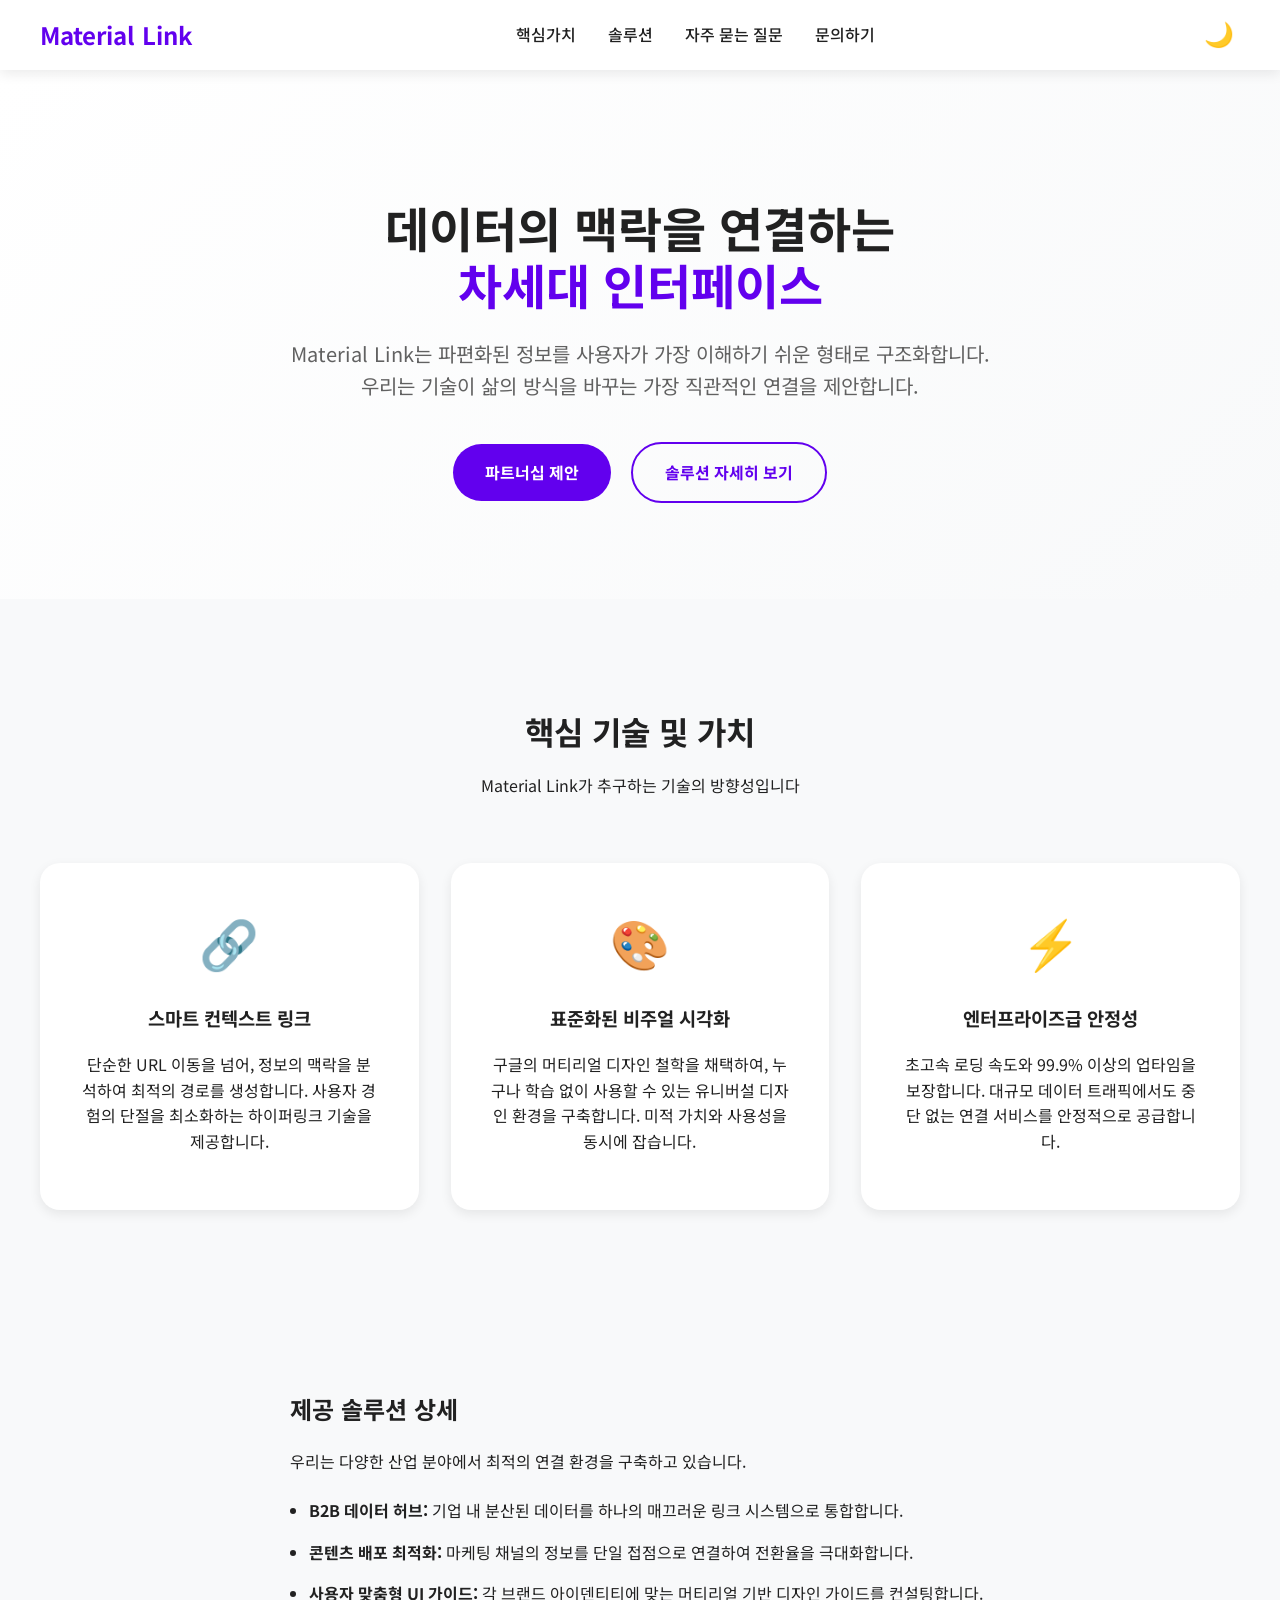
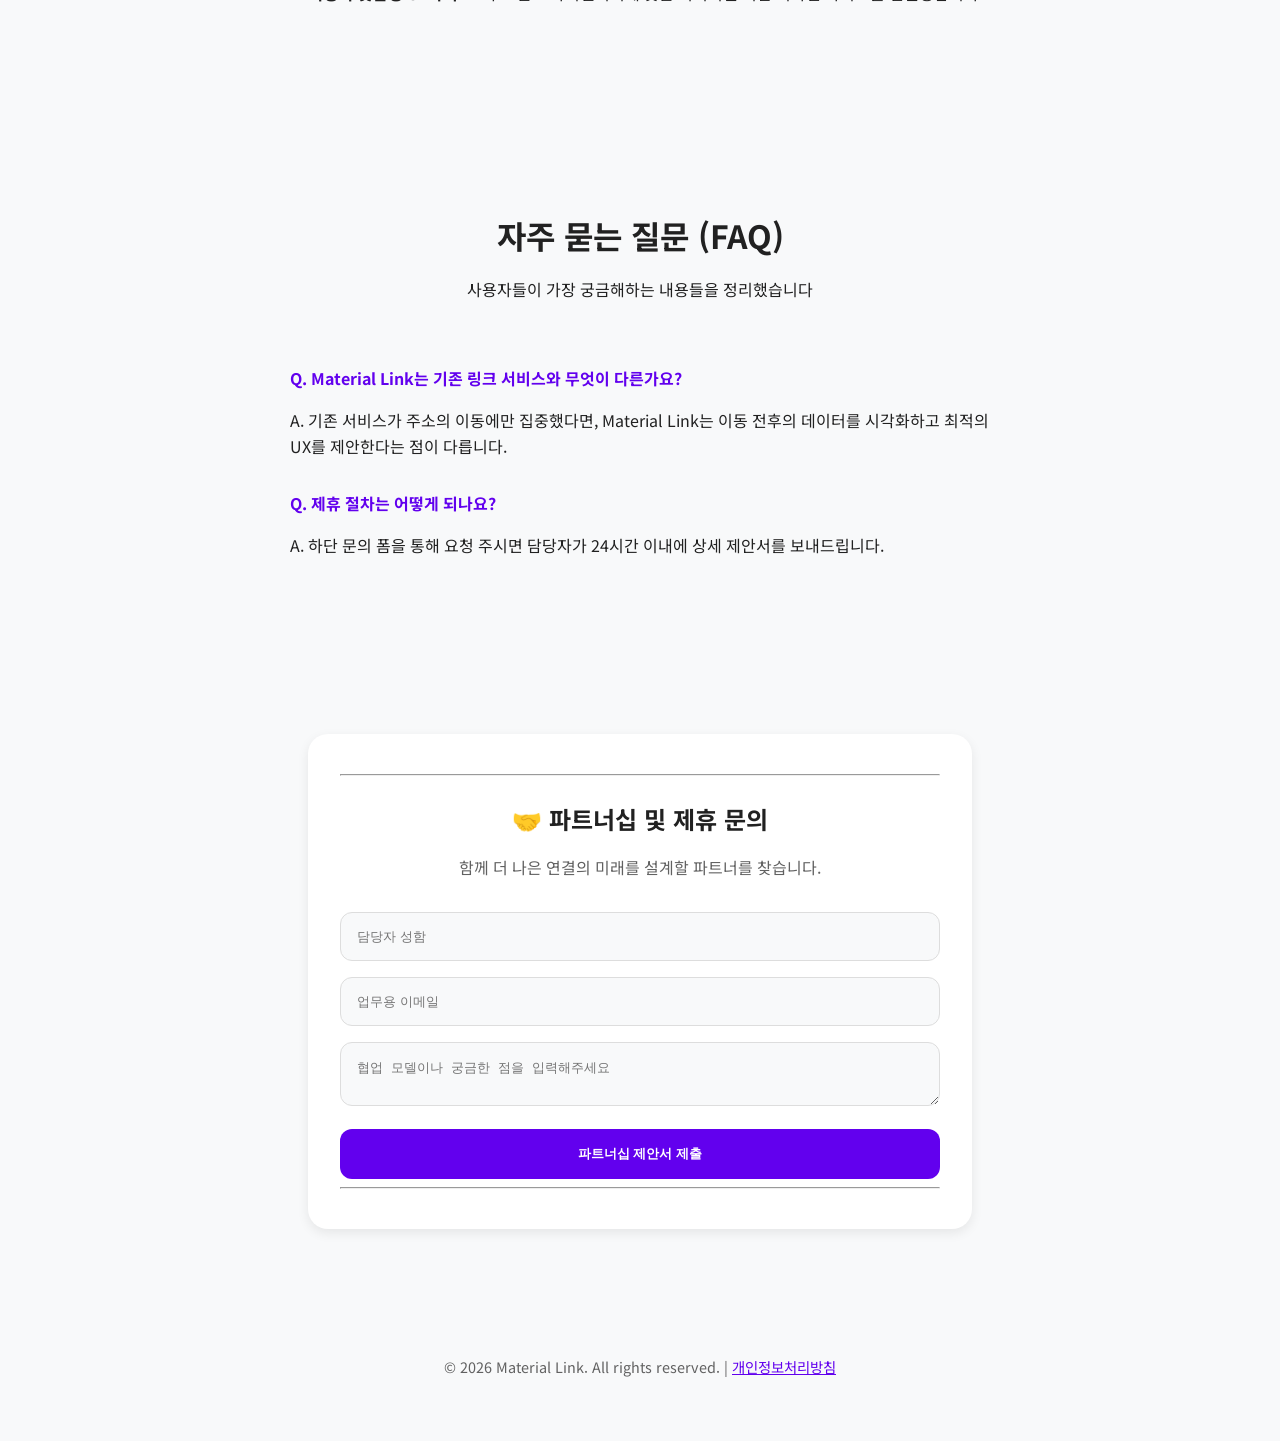
<file: index.html>
<!doctype html>
<html lang="ko">
<head>
  <!-- Google tag (gtag.js) -->
  <script async src="https://www.googletagmanager.com/gtag/js?id=G-ZDF0MX4J91"></script>
  <script>
    window.dataLayer = window.dataLayer || [];
    function gtag(){dataLayer.push(arguments);}
    gtag('js', new Date());

    gtag('config', 'G-ZDF0MX4J91');
  </script>
  <!-- MS Clarity -->
  <script type="text/javascript">
    (function(c,l,a,r,i,t,y){
        c[a]=c[a]||function(){(c[a].q=c[a].q||[]).push(arguments)};
        t=l.createElement(r);t.async=1;t.src="https://www.clarity.ms/tag/"+i;
        y=l.getElementsByTagName(r)[0];y.parentNode.insertBefore(t,y);
    })(window, document, "clarity", "script", "vtwxrjmwx7");
  </script>
  <meta charset="UTF-8" />
  <meta name="viewport" content="width=device-width, initial-scale=1.0" />
  <title>Material Link | 데이터와 일상을 잇는 초연결 솔루션</title>
  <meta name="description" content="Material Link는 구글의 머티리얼 디자인 철학을 바탕으로 정보의 가치를 극대화하는 연결 플랫폼입니다. 제휴 및 솔루션 문의 환영.">
  <link href='/style.css' rel='stylesheet'>
  <link rel="preconnect" href="https://fonts.googleapis.com">
  <link rel="preconnect" href="https://fonts.gstatic.com" crossorigin>
  <link href="https://fonts.googleapis.com/css2?family=Noto+Sans+KR:wght@300;400;700&display=swap" rel="stylesheet">
  <!-- Google AdSense -->
  <meta name="google-adsense-account" content="ca-pub-2942985079705333">
  <script async src="https://pagead2.googlesyndication.com/pagead/js/adsbygoogle.js?client=ca-pub-2942985079705333" crossorigin="anonymous"></script>
</head>
<body>
  <nav class="navbar">
    <div class="nav-container">
      <a href="/" class="logo">Material Link</a>
      <ul class="nav-menu">
        <li><a href="#features">핵심가치</a></li>
        <li><a href="#solutions">솔루션</a></li>
        <li><a href="#faq">자주 묻는 질문</a></li>
        <li><a href="#contact">문의하기</a></li>
      </ul>
      <div class="theme-toggle">
        <button id="theme-btn" aria-label="테마 변경">🌙</button>
      </div>
    </div>
  </nav>

  <header class="hero">
    <div class="hero-content">
      <h1>데이터의 맥락을 연결하는<br><span class="highlight">차세대 인터페이스</span></h1>
      <p>Material Link는 파편화된 정보를 사용자가 가장 이해하기 쉬운 형태로 구조화합니다.<br>우리는 기술이 삶의 방식을 바꾸는 가장 직관적인 연결을 제안합니다.</p>
      <div class="hero-btns">
        <a href="#contact" class="btn primary">파트너십 제안</a>
        <a href="#solutions" class="btn secondary">솔루션 자세히 보기</a>
      </div>
    </div>
  </header>

  <section id="features" class="features">
    <div class="section-title">
      <h2>핵심 기술 및 가치</h2>
      <p>Material Link가 추구하는 기술의 방향성입니다</p>
    </div>
    <div class="feature-grid">
      <div class="feature-card">
        <div class="icon">🔗</div>
        <h3>스마트 컨텍스트 링크</h3>
        <p>단순한 URL 이동을 넘어, 정보의 맥락을 분석하여 최적의 경로를 생성합니다. 사용자 경험의 단절을 최소화하는 하이퍼링크 기술을 제공합니다.</p>
      </div>
      <div class="feature-card">
        <div class="icon">🎨</div>
        <h3>표준화된 비주얼 시각화</h3>
        <p>구글의 머티리얼 디자인 철학을 채택하여, 누구나 학습 없이 사용할 수 있는 유니버설 디자인 환경을 구축합니다. 미적 가치와 사용성을 동시에 잡습니다.</p>
      </div>
      <div class="feature-card">
        <div class="icon">⚡</div>
        <h3>엔터프라이즈급 안정성</h3>
        <p>초고속 로딩 속도와 99.9% 이상의 업타임을 보장합니다. 대규모 데이터 트래픽에서도 중단 없는 연결 서비스를 안정적으로 공급합니다.</p>
      </div>
    </div>
  </section>

  <section id="solutions" class="about" style="background: var(--bg);">
    <div class="container-small" style="text-align: left;">
      <h2>제공 솔루션 상세</h2>
      <p>우리는 다양한 산업 분야에서 최적의 연결 환경을 구축하고 있습니다.</p>
      <ul class="solution-list">
        <li><strong>B2B 데이터 허브:</strong> 기업 내 분산된 데이터를 하나의 매끄러운 링크 시스템으로 통합합니다.</li>
        <li><strong>콘텐츠 배포 최적화:</strong> 마케팅 채널의 정보를 단일 접점으로 연결하여 전환율을 극대화합니다.</li>
        <li><strong>사용자 맞춤형 UI 가이드:</strong> 각 브랜드 아이덴티티에 맞는 머티리얼 기반 디자인 가이드를 컨설팅합니다.</li>
      </ul>
    </div>
  </section>

  <section id="faq" class="features">
    <div class="section-title">
      <h2>자주 묻는 질문 (FAQ)</h2>
      <p>사용자들이 가장 궁금해하는 내용들을 정리했습니다</p>
    </div>
    <div class="container-small" style="text-align: left;">
      <div class="faq-item">
        <h4>Q. Material Link는 기존 링크 서비스와 무엇이 다른가요?</h4>
        <p>A. 기존 서비스가 주소의 이동에만 집중했다면, Material Link는 이동 전후의 데이터를 시각화하고 최적의 UX를 제안한다는 점이 다릅니다.</p>
      </div>
      <div class="faq-item">
        <h4>Q. 제휴 절차는 어떻게 되나요?</h4>
        <p>A. 하단 문의 폼을 통해 요청 주시면 담당자가 24시간 이내에 상세 제안서를 보내드립니다.</p>
      </div>
    </div>
  </section>

  <div class="container" id="contact">
    <div class="contact-section">
      <hr>
      <h3>🤝 파트너십 및 제휴 문의</h3>
      <p class="contact-desc">함께 더 나은 연결의 미래를 설계할 파트너를 찾습니다.</p>
      <form action="https://formspree.io/f/mojkagbn" method="POST">
        <div class="input-group">
          <input type="text" name="name" placeholder="담당자 성함" required>
        </div>
        <div class="input-group">
          <input type="email" name="_replyto" placeholder="업무용 이메일" required>
        </div>
        <div class="input-group">
          <textarea name="message" placeholder="협업 모델이나 궁금한 점을 입력해주세요" required></textarea>
        </div>
        <button type="submit" class="submit-btn">파트너십 제안서 제출</button>
      </form>
    </div>

    <div class="comments-section">
      <hr>
      <div id="disqus_thread"></div>
      <script>
          (function() { 
          var d = document, s = d.createElement('script');
          s.src = 'https://materiallink.disqus.com/embed.js';
          s.setAttribute('data-timestamp', +new Date());
          (d.head || d.body).appendChild(s);
          })();
      </script>
      <noscript>Please enable JavaScript to view the comments.</noscript>
    </div>
  </div>

  <footer class="footer">
    <p>&copy; 2026 Material Link. All rights reserved. | <a href="/privacy.html" style="color: var(--primary);">개인정보처리방침</a></p>
  </footer>

  <script defer type="text/javascript" src="/main.js"></script>
</body>
</html>
</file>
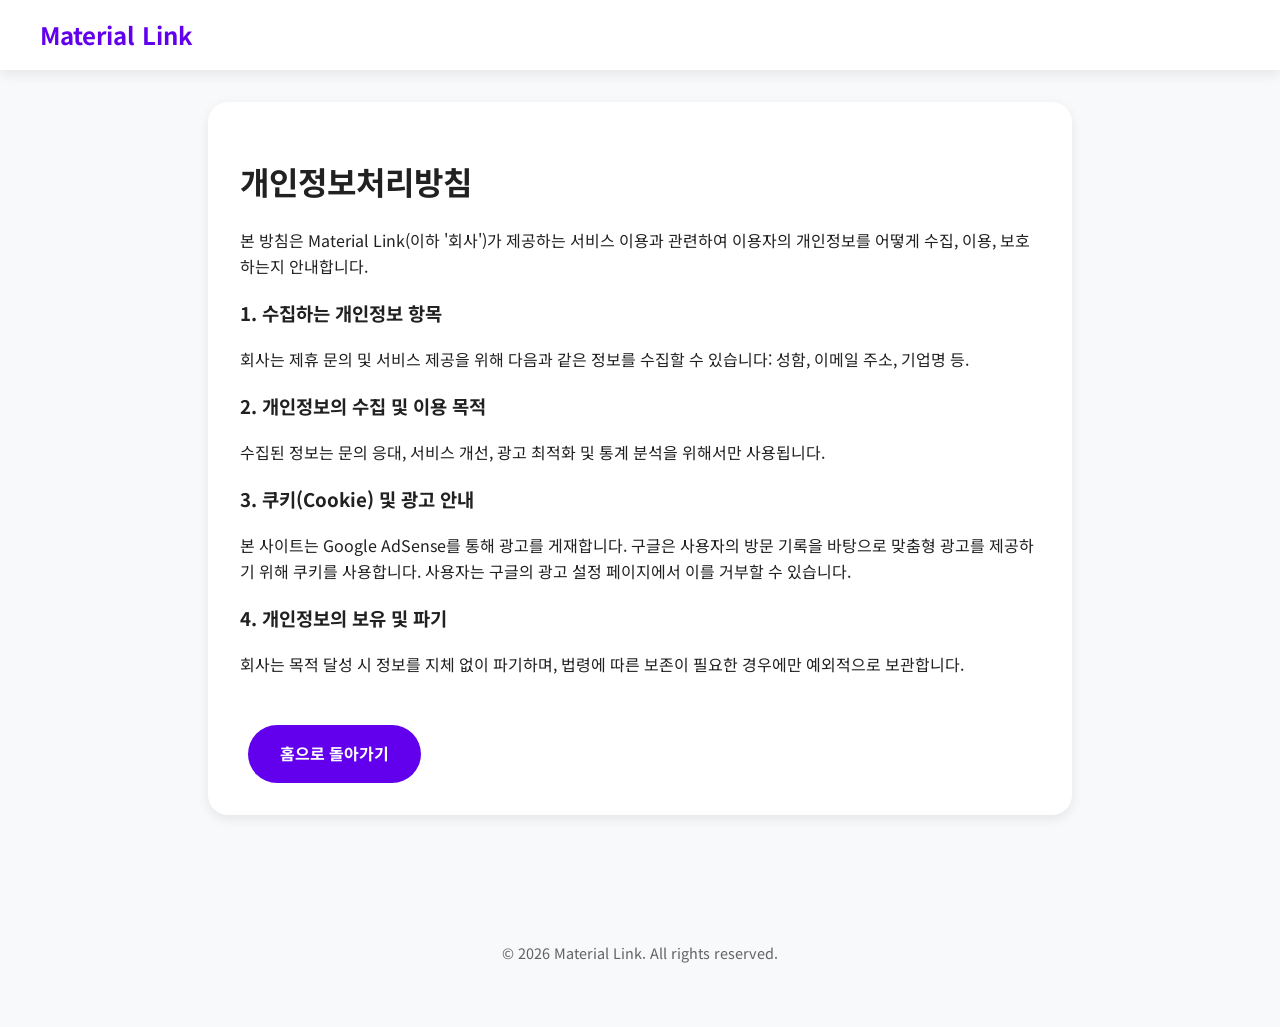
<file: privacy.html>
<!doctype html>
<html lang="ko">
<head>
  <!-- Google tag (gtag.js) -->
  <script async src="https://www.googletagmanager.com/gtag/js?id=G-ZDF0MX4J91"></script>
  <script>
    window.dataLayer = window.dataLayer || [];
    function gtag(){dataLayer.push(arguments);}
    gtag('js', new Date());

    gtag('config', 'G-ZDF0MX4J91');
  </script>
  <!-- MS Clarity -->
  <script type="text/javascript">
    (function(c,l,a,r,i,t,y){
        c[a]=c[a]||function(){(c[a].q=c[a].q||[]).push(arguments)};
        t=l.createElement(r);t.async=1;t.src="https://www.clarity.ms/tag/"+i;
        y=l.getElementsByTagName(r)[0];y.parentNode.insertBefore(t,y);
    })(window, document, "clarity", "script", "vtwxrjmwx7");
  </script>
  <meta charset="UTF-8" />
  <meta name="viewport" content="width=device-width, initial-scale=1.0" />
  <title>개인정보처리방침 | Material Link</title>
  <link href='/style.css' rel='stylesheet'>
  <link href="https://fonts.googleapis.com/css2?family=Noto+Sans+KR:wght@300;400;700&display=swap" rel="stylesheet">
</head>
<body>
  <nav class="navbar">
    <div class="nav-container">
      <a href="/" class="logo">Material Link</a>
    </div>
  </nav>

  <div class="container" style="text-align: left; max-width: 800px; margin-top: 2rem;">
    <h1>개인정보처리방침</h1>
    <p>본 방침은 Material Link(이하 '회사')가 제공하는 서비스 이용과 관련하여 이용자의 개인정보를 어떻게 수집, 이용, 보호하는지 안내합니다.</p>
    
    <h3>1. 수집하는 개인정보 항목</h3>
    <p>회사는 제휴 문의 및 서비스 제공을 위해 다음과 같은 정보를 수집할 수 있습니다: 성함, 이메일 주소, 기업명 등.</p>
    
    <h3>2. 개인정보의 수집 및 이용 목적</h3>
    <p>수집된 정보는 문의 응대, 서비스 개선, 광고 최적화 및 통계 분석을 위해서만 사용됩니다.</p>
    
    <h3>3. 쿠키(Cookie) 및 광고 안내</h3>
    <p>본 사이트는 Google AdSense를 통해 광고를 게재합니다. 구글은 사용자의 방문 기록을 바탕으로 맞춤형 광고를 제공하기 위해 쿠키를 사용합니다. 사용자는 구글의 광고 설정 페이지에서 이를 거부할 수 있습니다.</p>
    
    <h3>4. 개인정보의 보유 및 파기</h3>
    <p>회사는 목적 달성 시 정보를 지체 없이 파기하며, 법령에 따른 보존이 필요한 경우에만 예외적으로 보관합니다.</p>

    <a href="/" class="btn primary" style="margin-top: 2rem;">홈으로 돌아가기</a>
  </div>

  <footer class="footer">
    <p>&copy; 2026 Material Link. All rights reserved.</p>
  </footer>
</body>
</html>
</file>
<file: style.css>
:root {
  --primary: #6200ee;
  --secondary: #03dac6;
  --bg: #f8f9fa;
  --surface: #ffffff;
  --text: #212121;
  --text-dim: #616161;
  --shadow: 0 4px 12px rgba(0,0,0,0.08);
}

[data-theme="dark"] {
  --primary: #bb86fc;
  --secondary: #03dac6;
  --bg: #121212;
  --surface: #1e1e1e;
  --text: #e0e0e0;
  --text-dim: #b0b0b0;
  --shadow: 0 4px 12px rgba(0,0,0,0.4);
}

body {
  font-family: 'Noto Sans KR', sans-serif;
  background-color: var(--bg);
  color: var(--text);
  margin: 0;
  padding: 0;
  line-height: 1.6;
  transition: all 0.3s ease;
}

.navbar {
  padding: 1rem 2rem;
  background: var(--surface);
  box-shadow: var(--shadow);
  position: sticky;
  top: 0;
  z-index: 100;
}

.nav-container {
  max-width: 1200px;
  margin: 0 auto;
  display: flex;
  justify-content: space-between;
  align-items: center;
}

.logo {
  font-size: 1.5rem;
  font-weight: 700;
  color: var(--primary);
  text-decoration: none;
}

.nav-menu {
  display: flex;
  list-style: none;
  gap: 2rem;
  margin: 0;
  padding: 0;
}

.nav-menu a {
  text-decoration: none;
  color: var(--text);
  font-weight: 500;
  transition: color 0.2s;
}

.nav-menu a:hover {
  color: var(--primary);
}

#theme-btn {
  background: none; border: none; font-size: 1.5rem; cursor: pointer;
}

/* Solution List */
.solution-list {
  padding-left: 1.2rem;
  margin-top: 1.5rem;
}

.solution-list li {
  margin-bottom: 1rem;
}

/* FAQ */
.faq-item {
  margin-bottom: 2rem;
}

.faq-item h4 {
  margin-bottom: 0.5rem;
  color: var(--primary);
}

/* Hero Section */
.hero {
  padding: 6rem 1rem;
  text-align: center;
  background: linear-gradient(135deg, var(--surface) 0%, var(--bg) 100%);
}

.hero h1 {
  font-size: 3rem;
  font-weight: 700;
  line-height: 1.2;
  margin-bottom: 1.5rem;
}

.highlight {
  color: var(--primary);
}

.hero p {
  font-size: 1.25rem;
  color: var(--text-dim);
  max-width: 800px;
  margin: 0 auto 2.5rem;
}

.btn {
  padding: 1rem 2rem;
  border-radius: 50px;
  text-decoration: none;
  font-weight: 700;
  margin: 0 0.5rem;
  transition: transform 0.2s;
  display: inline-block;
}

.btn:hover { transform: translateY(-3px); }

.btn.primary {
  background: var(--primary);
  color: white;
}

.btn.secondary {
  border: 2px solid var(--primary);
  color: var(--primary);
}

/* Features Section */
.features {
  padding: 5rem 1rem;
  max-width: 1200px;
  margin: 0 auto;
}

.section-title {
  text-align: center;
  margin-bottom: 4rem;
}

.section-title h2 { font-size: 2rem; margin-bottom: 1rem; }

.feature-grid {
  display: grid;
  grid-template-columns: repeat(auto-fit, minmax(300px, 1fr));
  gap: 2rem;
}

.feature-card {
  background: var(--surface);
  padding: 2.5rem;
  border-radius: 20px;
  box-shadow: var(--shadow);
  text-align: center;
}

.feature-card .icon { font-size: 3rem; margin-bottom: 1.5rem; }

/* About Section */
.about {
  padding: 5rem 1rem;
  background: var(--surface);
  text-align: center;
}

.container-small { max-width: 700px; margin: 0 auto; }

/* Existing Contact/Container */
.container {
  max-width: 600px;
  margin: 4rem auto;
  padding: 2rem;
  background: var(--surface);
  border-radius: 20px;
  box-shadow: var(--shadow);
}

.contact-section h3 { font-size: 1.5rem; margin-bottom: 0.5rem; text-align: center;}
.contact-desc { color: var(--text-dim); text-align: center; margin-bottom: 2rem;}

.input-group { margin-bottom: 1rem; }
input, textarea {
  width: 100%; padding: 1rem; border: 1px solid #ddd; border-radius: 12px;
  box-sizing: border-box; background: var(--bg); color: var(--text);
}
[data-theme="dark"] input, [data-theme="dark"] textarea { border-color: #444; }

.submit-btn {
  width: 100%; padding: 1rem; background: var(--primary); color: white;
  border: none; border-radius: 12px; cursor: pointer; font-weight: 700;
}

.footer {
  padding: 3rem;
  text-align: center;
  color: var(--text-dim);
  font-size: 0.9rem;
}

@media (max-width: 768px) {
  .hero h1 { font-size: 2rem; }
  .hero p { font-size: 1rem; }
}
</file>
